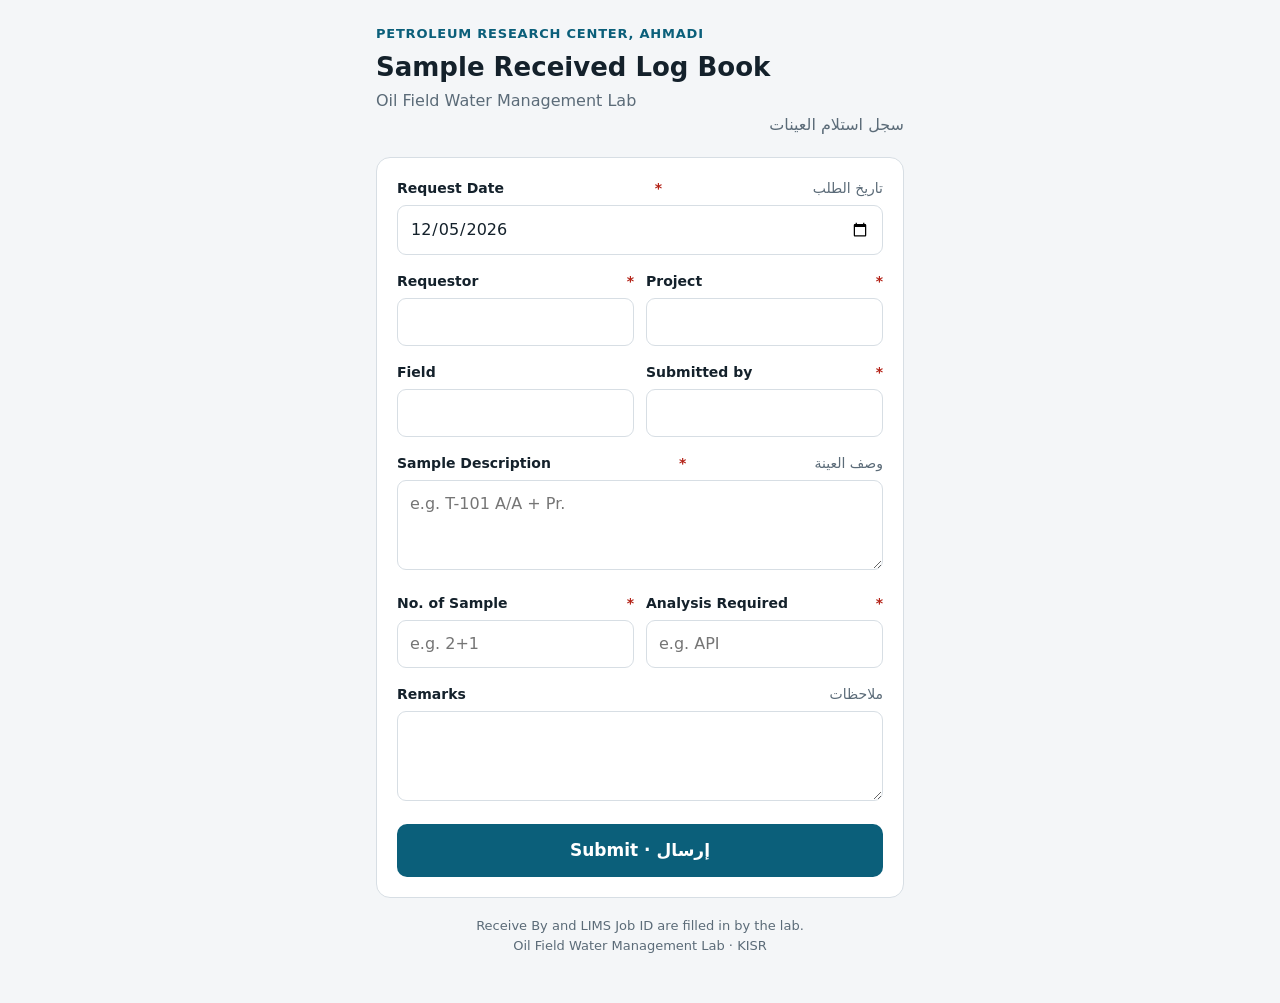
<file: index.html>
<!doctype html>
<html lang="en">
<head>
<meta charset="utf-8">
<meta name="viewport" content="width=device-width,initial-scale=1">
<title>OFWML Sample Received Log</title>
<style>
:root{--bg:#f4f6f8;--card:#fff;--ink:#14212b;--muted:#5b6b78;--line:#d7dee4;--accent:#0b5f7a;--accent-ink:#fff}
*{box-sizing:border-box}
body{margin:0;background:var(--bg);color:var(--ink);font:16px/1.5 system-ui,-apple-system,"Segoe UI",Roboto,"Noto Sans Arabic",sans-serif}
.wrap{max-width:560px;margin:0 auto;padding:24px 16px 48px}
header{margin-bottom:20px}
.org{font-size:13px;letter-spacing:.06em;text-transform:uppercase;color:var(--accent);font-weight:700}
h1{font-size:26px;margin:4px 0 2px}
.ar{font-family:"Noto Sans Arabic",system-ui,sans-serif;direction:rtl}
.sub{color:var(--muted);margin:0}
form{background:var(--card);border:1px solid var(--line);border-radius:14px;padding:20px}
.f{margin-bottom:16px}
label{display:flex;justify-content:space-between;gap:8px;font-weight:600;font-size:14px;margin-bottom:6px}
label .ar{font-weight:400;color:var(--muted)}
.req{color:#b42318}
input,select,textarea{width:100%;font:inherit;padding:11px 12px;border:1px solid var(--line);border-radius:9px;background:#fff;color:var(--ink)}
input:focus,select:focus,textarea:focus{outline:2px solid var(--accent);outline-offset:1px;border-color:var(--accent)}
textarea{min-height:90px;resize:vertical}
.row{display:grid;grid-template-columns:1fr 1fr;gap:12px}
.checks{display:grid;grid-template-columns:1fr 1fr;gap:8px}
.checks label{font-weight:400;justify-content:flex-start;align-items:center;margin:0;border:1px solid var(--line);border-radius:9px;padding:9px 10px}
.checks input{width:auto;margin:0}
button{width:100%;padding:14px;border:0;border-radius:10px;background:var(--accent);color:var(--accent-ink);font:inherit;font-weight:700;font-size:17px;cursor:pointer}
.hidden{display:none}
footer{text-align:center;color:var(--muted);font-size:13px;margin-top:18px}
@media (max-width:420px){.row,.checks{grid-template-columns:1fr}}
</style>
</head>
<body>
<div class="wrap">
<header>
  <div class="org">Petroleum Research Center, Ahmadi</div>
  <h1>Sample Received Log Book</h1>
  <p class="sub">Oil Field Water Management Lab</p>
  <p class="sub ar">سجل استلام العينات</p>
</header>

<form id="sampleForm" action="https://formsubmit.co/Hjeragh@kisr.edu.kw" method="POST">
  <input type="hidden" name="_subject" value="New OFWML sample submission">
  <input type="hidden" name="_cc" value="mbnkhjeragh@gmail.com">
  <input type="hidden" name="_template" value="table">
  <input type="hidden" name="_captcha" value="false">
  <input type="hidden" name="_next" value="">
  <input type="text" name="_honey" class="hidden" tabindex="-1" autocomplete="off">

  <div class="f">
    <label for="date">Request Date <span class="req">*</span><span class="ar">تاريخ الطلب</span></label>
    <input id="date" name="Request Date" type="date" required>
  </div>

  <div class="row">
    <div class="f">
      <label for="requestor">Requestor <span class="req">*</span></label>
      <input id="requestor" name="Requestor" type="text" required>
    </div>
    <div class="f">
      <label for="project">Project <span class="req">*</span></label>
      <input id="project" name="Project" type="text" required>
    </div>
  </div>

  <div class="row">
    <div class="f">
      <label for="field">Field</label>
      <input id="field" name="Field" type="text">
    </div>
    <div class="f">
      <label for="by">Submitted by <span class="req">*</span></label>
      <input id="by" name="Submitted by" type="text" required>
    </div>
  </div>

  <div class="f">
    <label for="desc">Sample Description <span class="req">*</span><span class="ar">وصف العينة</span></label>
    <textarea id="desc" name="Sample Description" required placeholder="e.g. T-101 A/A + Pr."></textarea>
  </div>

  <div class="row">
    <div class="f">
      <label for="n">No. of Sample <span class="req">*</span></label>
      <input id="n" name="No. of Sample" type="text" required placeholder="e.g. 2+1">
    </div>
    <div class="f">
      <label for="analysis">Analysis Required <span class="req">*</span></label>
      <input id="analysis" name="Analysis Required" type="text" required placeholder="e.g. API" list="analyses">
      <datalist id="analyses">
        <option value="API"><option value="pH"><option value="Conductivity / TDS"><option value="Turbidity">
        <option value="Density"><option value="Viscosity"><option value="Oil in water"><option value="Ions analysis"><option value="FTIR">
      </datalist>
    </div>
  </div>

  <div class="f">
    <label for="remarks">Remarks <span class="ar">ملاحظات</span></label>
    <textarea id="remarks" name="Remarks"></textarea>
  </div>

  <button type="submit">Submit · إرسال</button>
</form>
<footer>Receive By and LIMS Job ID are filled in by the lab.<br>Oil Field Water Management Lab · KISR</footer>
</div>
<script>
const f=document.getElementById('sampleForm');
f.querySelector('[name=_next]').value=new URL('thanks.html',location.href).href;
const d=new Date();document.getElementById('date').value=new Date(d-d.getTimezoneOffset()*6e4).toISOString().slice(0,10);
f.addEventListener('submit',()=>{
  const proj=(f.querySelector('[name="Project"]').value||'').trim();
  f.querySelector('[name=_subject]').value='New OFWML sample submission – '+(proj||'sample received');
  const b=f.querySelector('button');b.disabled=true;b.textContent='Sending… · جاري الإرسال';
});
</script>
</body>
</html>
</file>
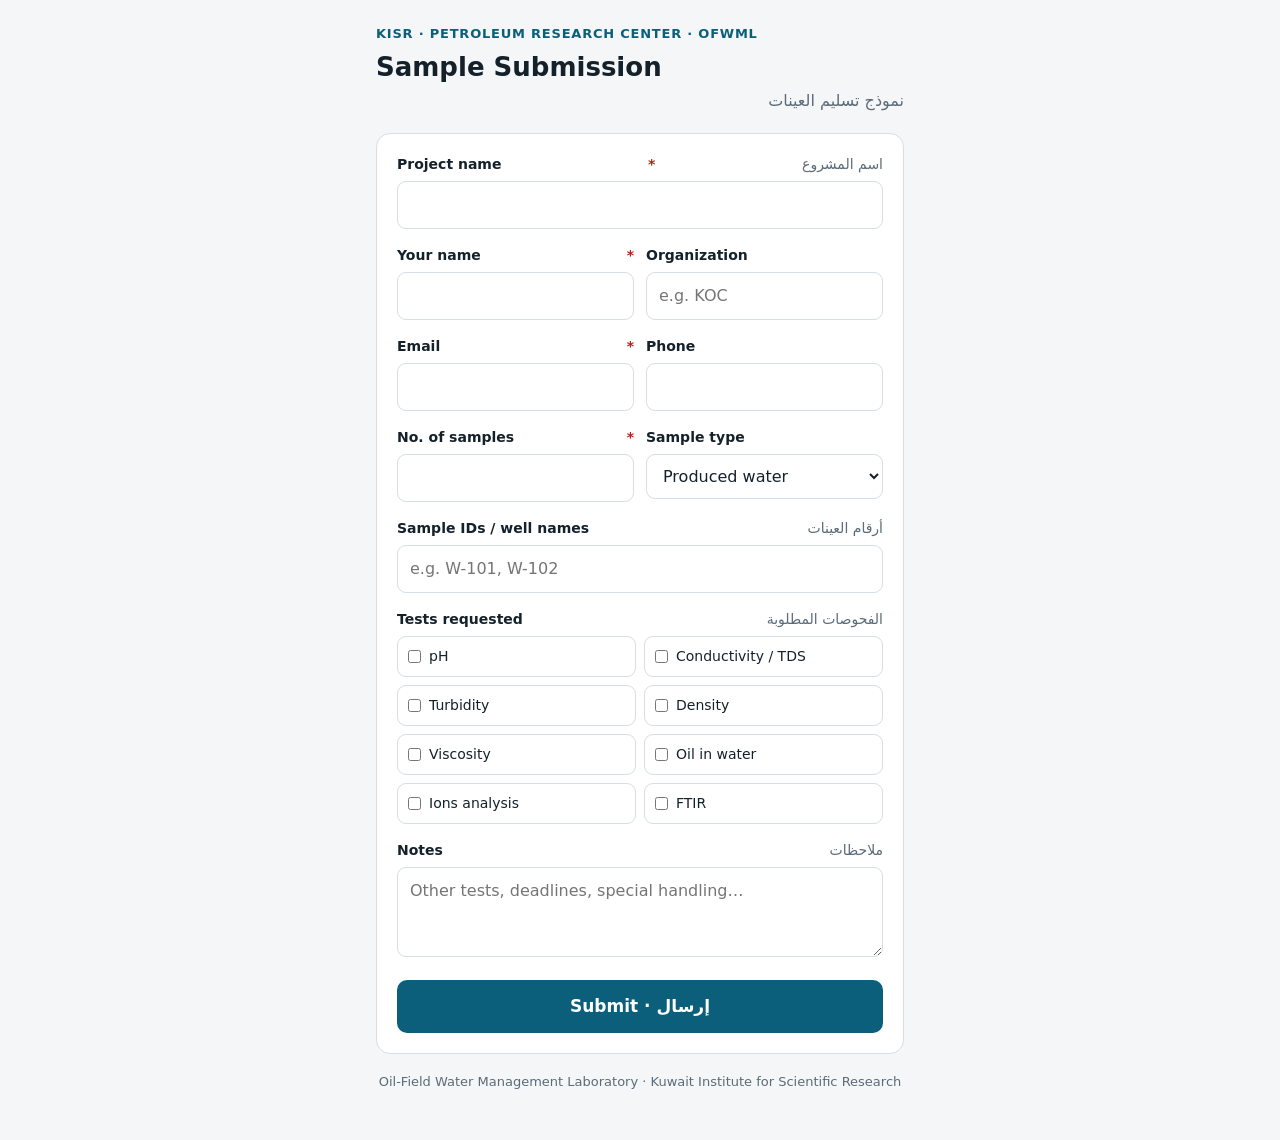
<file: samples/index.html>
<!doctype html>
<html lang="en">
<head>
<meta charset="utf-8">
<meta name="viewport" content="width=device-width,initial-scale=1">
<title>OFWML Sample Submission</title>
<style>
:root{--bg:#f4f6f8;--card:#fff;--ink:#14212b;--muted:#5b6b78;--line:#d7dee4;--accent:#0b5f7a;--accent-ink:#fff}
*{box-sizing:border-box}
body{margin:0;background:var(--bg);color:var(--ink);font:16px/1.5 system-ui,-apple-system,"Segoe UI",Roboto,"Noto Sans Arabic",sans-serif}
.wrap{max-width:560px;margin:0 auto;padding:24px 16px 48px}
header{margin-bottom:20px}
.org{font-size:13px;letter-spacing:.06em;text-transform:uppercase;color:var(--accent);font-weight:700}
h1{font-size:26px;margin:4px 0 2px}
.ar{font-family:"Noto Sans Arabic",system-ui,sans-serif;direction:rtl}
.sub{color:var(--muted);margin:0}
form{background:var(--card);border:1px solid var(--line);border-radius:14px;padding:20px}
.f{margin-bottom:16px}
label{display:flex;justify-content:space-between;gap:8px;font-weight:600;font-size:14px;margin-bottom:6px}
label .ar{font-weight:400;color:var(--muted)}
.req{color:#b42318}
input,select,textarea{width:100%;font:inherit;padding:11px 12px;border:1px solid var(--line);border-radius:9px;background:#fff;color:var(--ink)}
input:focus,select:focus,textarea:focus{outline:2px solid var(--accent);outline-offset:1px;border-color:var(--accent)}
textarea{min-height:90px;resize:vertical}
.row{display:grid;grid-template-columns:1fr 1fr;gap:12px}
.checks{display:grid;grid-template-columns:1fr 1fr;gap:8px}
.checks label{font-weight:400;justify-content:flex-start;align-items:center;margin:0;border:1px solid var(--line);border-radius:9px;padding:9px 10px}
.checks input{width:auto;margin:0}
button{width:100%;padding:14px;border:0;border-radius:10px;background:var(--accent);color:var(--accent-ink);font:inherit;font-weight:700;font-size:17px;cursor:pointer}
.hidden{display:none}
footer{text-align:center;color:var(--muted);font-size:13px;margin-top:18px}
@media (max-width:420px){.row,.checks{grid-template-columns:1fr}}
</style>
</head>
<body>
<div class="wrap">
<header>
  <div class="org">KISR · Petroleum Research Center · OFWML</div>
  <h1>Sample Submission</h1>
  <p class="sub ar">نموذج تسليم العينات</p>
</header>

<form id="sampleForm" action="https://formsubmit.co/Hjeragh@kisr.edu.kw" method="POST">
  <input type="hidden" name="_subject" value="New OFWML sample submission">
  <input type="hidden" name="_cc" value="mbnkhjeragh@gmail.com">
  <input type="hidden" name="_template" value="table">
  <input type="hidden" name="_captcha" value="false">
  <input type="hidden" name="_next" value="">
  <input type="hidden" name="Tests requested" id="testsField" value="">
  <input type="text" name="_honey" class="hidden" tabindex="-1" autocomplete="off">

  <div class="f">
    <label for="project">Project name <span class="req">*</span><span class="ar">اسم المشروع</span></label>
    <input id="project" name="Project name" type="text" required>
  </div>

  <div class="row">
    <div class="f">
      <label for="client">Your name <span class="req">*</span></label>
      <input id="client" name="Client name" type="text" required>
    </div>
    <div class="f">
      <label for="org">Organization</label>
      <input id="org" name="Organization" type="text" placeholder="e.g. KOC">
    </div>
  </div>

  <div class="row">
    <div class="f">
      <label for="email">Email <span class="req">*</span></label>
      <input id="email" name="email" type="email" required>
    </div>
    <div class="f">
      <label for="phone">Phone</label>
      <input id="phone" name="Phone" type="tel">
    </div>
  </div>

  <div class="row">
    <div class="f">
      <label for="n">No. of samples <span class="req">*</span></label>
      <input id="n" name="Number of samples" type="number" min="1" required>
    </div>
    <div class="f">
      <label for="type">Sample type</label>
      <select id="type" name="Sample type">
        <option>Produced water</option>
        <option>Injection water</option>
        <option>Effluent water</option>
        <option>Seawater</option>
        <option>Polymer solution</option>
        <option>Other</option>
      </select>
    </div>
  </div>

  <div class="f">
    <label for="ids">Sample IDs / well names <span class="ar">أرقام العينات</span></label>
    <input id="ids" name="Sample IDs" type="text" placeholder="e.g. W-101, W-102">
  </div>

  <div class="f">
    <label>Tests requested <span class="ar">الفحوصات المطلوبة</span></label>
    <div class="checks">
      <label><input type="checkbox" class="test" value="pH"> pH</label>
      <label><input type="checkbox" class="test" value="Conductivity / TDS"> Conductivity / TDS</label>
      <label><input type="checkbox" class="test" value="Turbidity"> Turbidity</label>
      <label><input type="checkbox" class="test" value="Density"> Density</label>
      <label><input type="checkbox" class="test" value="Viscosity"> Viscosity</label>
      <label><input type="checkbox" class="test" value="Oil in water"> Oil in water</label>
      <label><input type="checkbox" class="test" value="Ions analysis"> Ions analysis</label>
      <label><input type="checkbox" class="test" value="FTIR"> FTIR</label>
    </div>
  </div>

  <div class="f">
    <label for="notes">Notes <span class="ar">ملاحظات</span></label>
    <textarea id="notes" name="Notes" placeholder="Other tests, deadlines, special handling…"></textarea>
  </div>

  <button type="submit">Submit · إرسال</button>
</form>
<footer>Oil-Field Water Management Laboratory · Kuwait Institute for Scientific Research</footer>
</div>
<script>
const f=document.getElementById('sampleForm');
f.querySelector('[name=_next]').value=new URL('thanks.html',location.href).href;
f.addEventListener('submit',()=>{
  document.getElementById('testsField').value=[...f.querySelectorAll('.test:checked')].map(c=>c.value).join(', ')||'None selected';
  const b=f.querySelector('button');b.disabled=true;b.textContent='Sending… · جاري الإرسال';
});
</script>
</body>
</html>
</file>
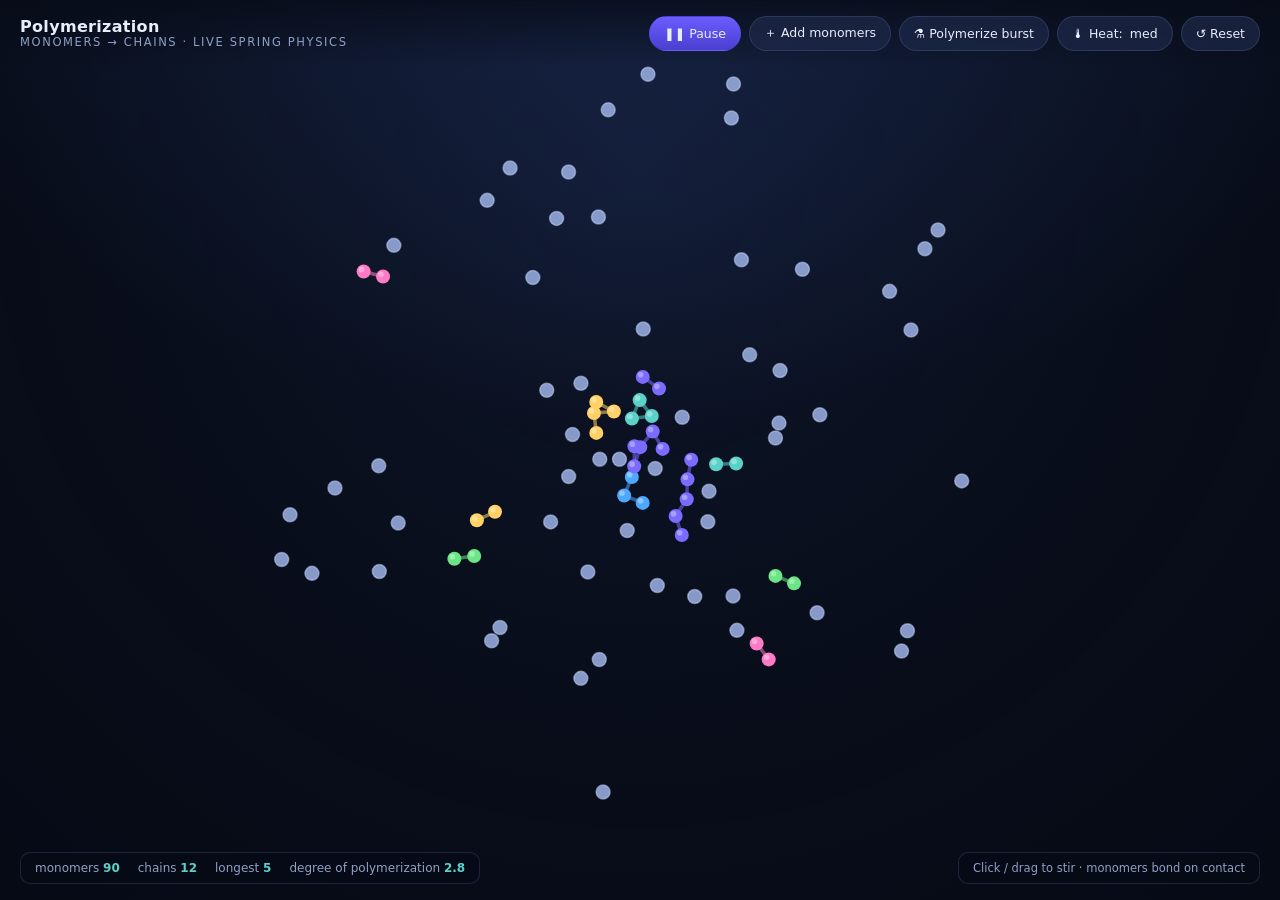
<file: polymer.html>
<!DOCTYPE html>
<html lang="en">
<head>
<meta charset="UTF-8" />
<meta name="viewport" content="width=device-width, initial-scale=1.0" />
<title>Polymerization — an interactive animation</title>
<meta name="description" content="Watch monomers drift, collide, and link into wriggling polymer chains — a real-time spring-physics simulation on canvas." />
<style>
  :root{
    --bg0:#070b16; --bg1:#0d1428; --ink:#e8eefc; --muted:#8fa0c4;
    --accent:#5ad1c9; --accent2:#7c6bff; --line:rgba(140,160,220,.18);
  }
  *{box-sizing:border-box;margin:0;padding:0}
  html,body{height:100%}
  body{
    font-family:"Inter",system-ui,-apple-system,"Segoe UI",Roboto,sans-serif;
    background:radial-gradient(1200px 800px at 50% -10%, #14203f, var(--bg0) 65%);
    color:var(--ink); overflow:hidden;
  }
  #c{position:fixed;inset:0;display:block}
  .hud{
    position:fixed; left:0; right:0; top:0; z-index:5;
    display:flex; align-items:center; justify-content:space-between;
    gap:16px; flex-wrap:wrap; padding:16px 20px;
    background:linear-gradient(180deg, rgba(7,11,22,.75), transparent);
    pointer-events:none;
  }
  .title{display:flex;flex-direction:column;line-height:1.2}
  .title b{font-size:16px;letter-spacing:.02em}
  .title span{font-size:11.5px;color:var(--muted);letter-spacing:.14em;text-transform:uppercase}
  .panel{display:flex;gap:8px;flex-wrap:wrap;pointer-events:auto}
  button, .seg{
    font:inherit;font-size:12.5px;cursor:pointer;color:var(--ink);
    background:rgba(30,42,74,.7);border:1px solid var(--line);
    padding:8px 14px;border-radius:999px;transition:.2s;
    display:inline-flex;align-items:center;gap:7px;
  }
  button:hover{border-color:var(--accent);transform:translateY(-1px)}
  button.primary{background:linear-gradient(180deg,#6b5cff,#4a3fd0);border-color:transparent}
  button.primary:hover{filter:brightness(1.1)}
  .stat{
    position:fixed;left:20px;bottom:16px;z-index:5;font-size:12px;color:var(--muted);
    display:flex;gap:18px;background:rgba(7,11,22,.6);padding:8px 14px;border-radius:10px;
    border:1px solid var(--line);
  }
  .stat b{color:var(--accent);font-variant-numeric:tabular-nums}
  .hint{
    position:fixed;right:20px;bottom:16px;z-index:5;font-size:11.5px;color:var(--muted);
    background:rgba(7,11,22,.6);padding:8px 14px;border-radius:10px;border:1px solid var(--line);
  }
  @media (max-width:600px){ .title span{display:none} .hint{display:none} }
</style>
</head>
<body>
<canvas id="c"></canvas>

<div class="hud">
  <div class="title">
    <b>Polymerization</b>
    <span>monomers → chains · live spring physics</span>
  </div>
  <div class="panel">
    <button id="playBtn" class="primary">❚❚ Pause</button>
    <button id="addBtn">＋ Add monomers</button>
    <button id="linkBtn">⚗︎ Polymerize burst</button>
    <button id="heatBtn">🌡 Heat: <span id="heatLbl">med</span></button>
    <button id="resetBtn">↺ Reset</button>
  </div>
</div>

<div class="stat">
  <span>monomers <b id="mCount">0</b></span>
  <span>chains <b id="cCount">0</b></span>
  <span>longest <b id="lCount">0</b></span>
  <span>degree of polymerization <b id="dp">0.0</b></span>
</div>
<div class="hint">Click / drag to stir · monomers bond on contact</div>

<script>
(() => {
"use strict";
const cv = document.getElementById("c"), ctx = cv.getContext("2d");
let W, H, DPR;
function resize(){
  DPR = Math.min(window.devicePixelRatio || 1, 2);
  W = cv.width  = Math.floor(innerWidth  * DPR);
  H = cv.height = Math.floor(innerHeight * DPR);
  cv.style.width = innerWidth + "px";
  cv.style.height = innerHeight + "px";
}
addEventListener("resize", resize); resize();

// ---- tunables ----
const R = 7 * DPR;            // monomer radius
const BOND = 20 * DPR;        // rest length of a bond
const BOND_R2 = (BOND*0.75)**2; // capture distance^2 for forming a bond
let TEMP = 1.0;               // Brownian temperature (heat)
const HEATS = [{k:"low",v:0.45},{k:"med",v:1.0},{k:"high",v:1.9}];
let heatIdx = 1;

const palette = ["#5ad1c9","#7c6bff","#ff7ac6","#ffd166","#6be585","#4ea8ff"];

let nextId = 1;
class Node {
  constructor(x,y){
    this.id = nextId++;
    this.x=x; this.y=y; this.px=x; this.py=y;    // verlet
    this.links = [];                              // bonded neighbours (max 2)
    this.chain = this.id;                         // chain root id (union-find-ish)
    this.hue = palette[(Math.random()*palette.length)|0];
    this.free = true;                             // not yet bonded
  }
  get open(){ return this.links.length < 2; }     // valence: 2 (linear chains)
}
let nodes = [];

function spawn(n, cx, cy, spread){
  for(let i=0;i<n;i++){
    const a = Math.random()*Math.PI*2, r = Math.random()*(spread||Math.min(W,H)*0.42);
    const x = (cx ?? W/2) + Math.cos(a)*r;
    const y = (cy ?? H/2) + Math.sin(a)*r;
    nodes.push(new Node(
      Math.max(R, Math.min(W-R, x)),
      Math.max(R, Math.min(H-R, y))
    ));
  }
}

function reset(){ nodes = []; nextId = 1; spawn(90); }
reset();

// ---- bonding ----
function bond(a,b){
  if(a===b || !a.open || !b.open) return false;
  if(a.links.includes(b)) return false;
  // prevent tiny rings: don't bond two nodes already in same short chain end-to-end incorrectly
  a.links.push(b); b.links.push(a);
  a.free = b.free = false;
  b.hue = a.hue;                 // chain shares a colour
  recolour(a);
  return true;
}

// spatial hash for neighbour queries
function tryBonds(){
  const cell = BOND, cols = Math.ceil(W/cell)+1;
  const grid = new Map();
  const key = (cx,cy)=>cx+cy*cols;
  for(const nd of nodes){
    const cx=(nd.x/cell)|0, cy=(nd.y/cell)|0;
    const k=key(cx,cy); (grid.get(k) || grid.set(k,[]).get(k)).push(nd);
  }
  for(const nd of nodes){
    if(!nd.open) continue;
    const cx=(nd.x/cell)|0, cy=(nd.y/cell)|0;
    for(let gx=-1;gx<=1;gx++) for(let gy=-1;gy<=1;gy++){
      const bucket = grid.get(key(cx+gx,cy+gy)); if(!bucket) continue;
      for(const o of bucket){
        if(o.id<=nd.id || !o.open) continue;
        const dx=o.x-nd.x, dy=o.y-nd.y;
        if(dx*dx+dy*dy < BOND_R2) bond(nd,o);
      }
    }
  }
}

// flood colour across a chain
function recolour(seed){
  const hue = seed.hue, seen=new Set([seed]), stack=[seed];
  while(stack.length){ const n=stack.pop(); n.hue=hue;
    for(const l of n.links) if(!seen.has(l)){seen.add(l);stack.push(l);} }
}

// ---- physics (verlet + constraints) ----
let mouse={x:0,y:0,down:false};
function step(){
  const damp=0.86, jitter=0.55*DPR*TEMP;
  for(const n of nodes){
    let vx=(n.x-n.px)*damp, vy=(n.y-n.py)*damp;
    vx += (Math.random()-0.5)*jitter;
    vy += (Math.random()-0.5)*jitter;
    n.px=n.x; n.py=n.y; n.x+=vx; n.y+=vy;
    // stir
    if(mouse.down){
      const dx=n.x-mouse.x, dy=n.y-mouse.y, d2=dx*dx+dy*dy, rad=120*DPR;
      if(d2<rad*rad){ const d=Math.sqrt(d2)||1, f=(1-d/rad)*6*DPR; n.x+=dx/d*f; n.y+=dy/d*f; }
    }
  }
  // bond constraints (springs, solved a few iterations)
  for(let it=0; it<3; it++){
    for(const n of nodes){
      for(const l of n.links){
        if(l.id<n.id) continue;
        const dx=l.x-n.x, dy=l.y-n.y, d=Math.hypot(dx,dy)||1;
        const diff=(d-BOND)/d*0.5, ox=dx*diff, oy=dy*diff;
        n.x+=ox; n.y+=oy; l.x-=ox; l.y-=oy;
      }
    }
    // soft repulsion so monomers don't overlap
    // (cheap: only against near mouse handled; global via grid)
  }
  // walls
  for(const n of nodes){
    if(n.x<R){n.x=R;n.px=R;} if(n.x>W-R){n.x=W-R;n.px=W-R;}
    if(n.y<R){n.y=R;n.py=R;} if(n.y>H-R){n.y=H-R;n.py=H-R;}
  }
  tryBonds();
}

// ---- stats ----
function chains(){
  const seen=new Set(), out=[];
  for(const n of nodes){
    if(seen.has(n)) continue;
    const comp=[], stack=[n]; seen.add(n);
    while(stack.length){ const c=stack.pop(); comp.push(c);
      for(const l of c.links) if(!seen.has(l)){seen.add(l);stack.push(l);} }
    out.push(comp);
  }
  return out;
}

// ---- render ----
function draw(){
  ctx.clearRect(0,0,W,H);
  // faint solution glow
  const g=ctx.createRadialGradient(W/2,H*0.2,0,W/2,H*0.2,Math.max(W,H)*0.8);
  g.addColorStop(0,"rgba(40,60,110,.25)"); g.addColorStop(1,"rgba(7,11,22,0)");
  ctx.fillStyle=g; ctx.fillRect(0,0,W,H);

  // bonds
  ctx.lineCap="round";
  for(const n of nodes){
    for(const l of n.links){
      if(l.id<n.id) continue;
      ctx.strokeStyle=n.hue; ctx.globalAlpha=0.55; ctx.lineWidth=3.5*DPR;
      ctx.beginPath(); ctx.moveTo(n.x,n.y); ctx.lineTo(l.x,l.y); ctx.stroke();
    }
  }
  ctx.globalAlpha=1;
  // monomers
  for(const n of nodes){
    ctx.beginPath(); ctx.arc(n.x,n.y,R,0,7);
    if(n.free){
      ctx.fillStyle="rgba(150,170,220,.9)";
      ctx.fill();
      ctx.lineWidth=1.5*DPR; ctx.strokeStyle="rgba(200,215,255,.5)"; ctx.stroke();
    } else {
      ctx.fillStyle=n.hue; ctx.fill();
      ctx.save(); ctx.globalAlpha=.35; ctx.beginPath();
      ctx.arc(n.x-R*0.3,n.y-R*0.3,R*0.4,0,7); ctx.fillStyle="#fff"; ctx.fill(); ctx.restore();
    }
  }
}

// ---- HUD update ----
const el = id=>document.getElementById(id);
let statTimer=0;
function updateStats(){
  const comps=chains();
  const linked=comps.filter(c=>c.length>1);
  const longest=comps.reduce((m,c)=>Math.max(m,c.length),0);
  const bonded=nodes.filter(n=>!n.free).length;
  el("mCount").textContent=nodes.length;
  el("cCount").textContent=linked.length;
  el("lCount").textContent=longest;
  el("dp").textContent=(linked.length? (bonded/Math.max(1,linked.length)).toFixed(1):"0.0");
}

// ---- loop ----
let playing=true;
function frame(){
  if(playing){ step(); }
  draw();
  if((statTimer++ & 7)===0) updateStats();
  requestAnimationFrame(frame);
}
frame();

// ---- controls ----
el("playBtn").onclick=e=>{ playing=!playing; e.currentTarget.textContent=playing?"❚❚ Pause":"► Play"; };
el("addBtn").onclick=()=>spawn(30);
el("linkBtn").onclick=()=>{ for(let i=0;i<6;i++) tryBonds(); }; // several passes = burst
el("resetBtn").onclick=reset;
el("heatBtn").onclick=()=>{ heatIdx=(heatIdx+1)%HEATS.length; TEMP=HEATS[heatIdx].v; el("heatLbl").textContent=HEATS[heatIdx].k; };

function pos(e){ const r=cv.getBoundingClientRect(); const t=e.touches?e.touches[0]:e;
  return {x:(t.clientX-r.left)*DPR, y:(t.clientY-r.top)*DPR}; }
cv.addEventListener("mousedown",e=>{mouse.down=true;Object.assign(mouse,pos(e));});
cv.addEventListener("mousemove",e=>Object.assign(mouse,pos(e)));
addEventListener("mouseup",()=>mouse.down=false);
cv.addEventListener("touchstart",e=>{mouse.down=true;Object.assign(mouse,pos(e));e.preventDefault();},{passive:false});
cv.addEventListener("touchmove",e=>{Object.assign(mouse,pos(e));e.preventDefault();},{passive:false});
addEventListener("touchend",()=>mouse.down=false);
})();
</script>
</body>
</html>
</file>
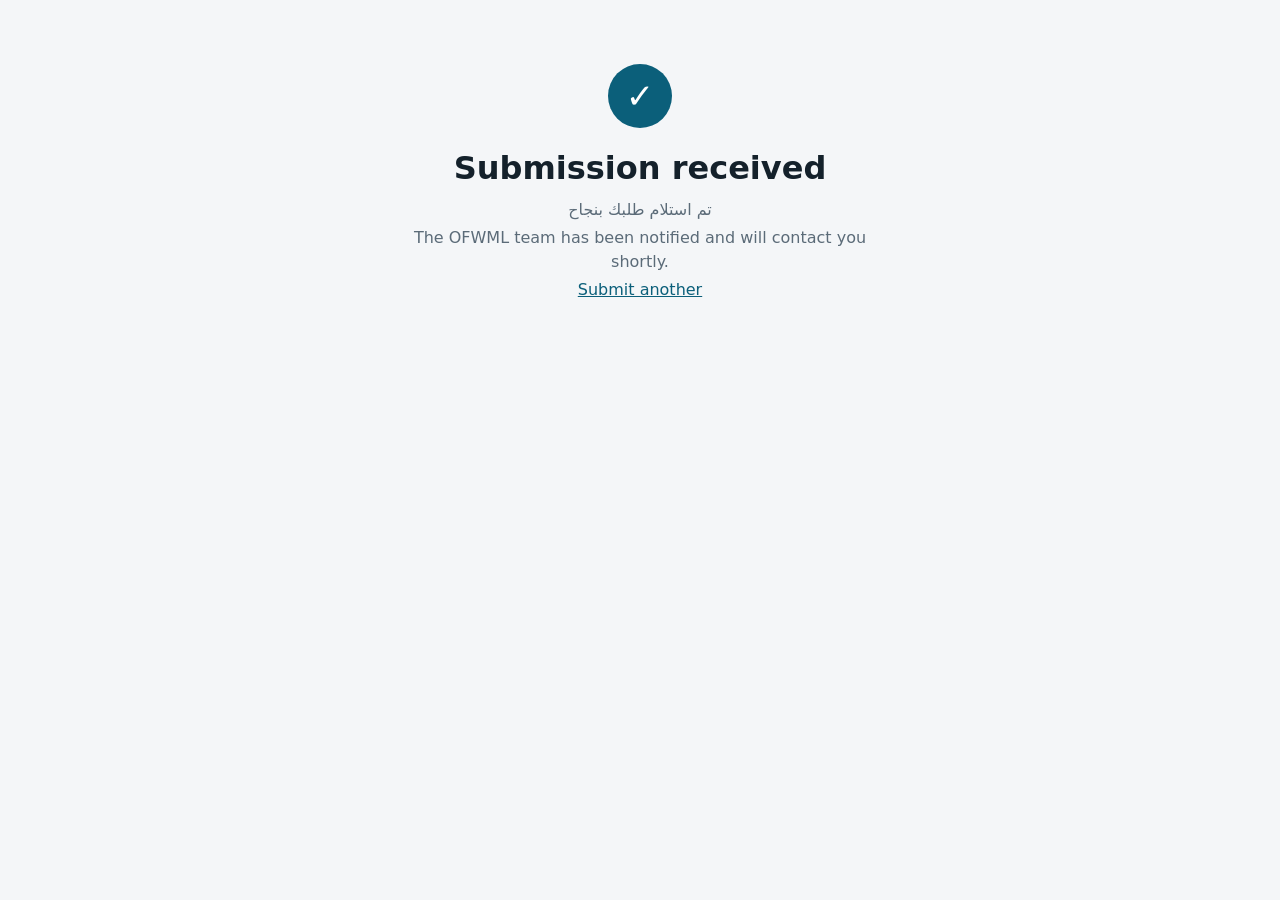
<file: thanks.html>
<!doctype html>
<html lang="en"><head><meta charset="utf-8"><meta name="viewport" content="width=device-width,initial-scale=1">
<title>Submission received</title>
<style>body{margin:0;background:#f4f6f8;color:#14212b;font:16px/1.5 system-ui,-apple-system,"Segoe UI",Roboto,sans-serif}
.w{max-width:480px;margin:0 auto;padding:64px 16px;text-align:center}
.tick{width:64px;height:64px;border-radius:50%;background:#0b5f7a;color:#fff;font-size:34px;line-height:64px;margin:0 auto 16px}
h1{margin:0 0 6px}p{color:#5b6b78;margin:4px 0}a{color:#0b5f7a}</style></head>
<body><div class="w"><div class="tick">✓</div><h1>Submission received</h1>
<p dir="rtl">تم استلام طلبك بنجاح</p>
<p>The OFWML team has been notified and will contact you shortly.</p>
<p><a href="./">Submit another</a></p></div></body></html>
</file>
